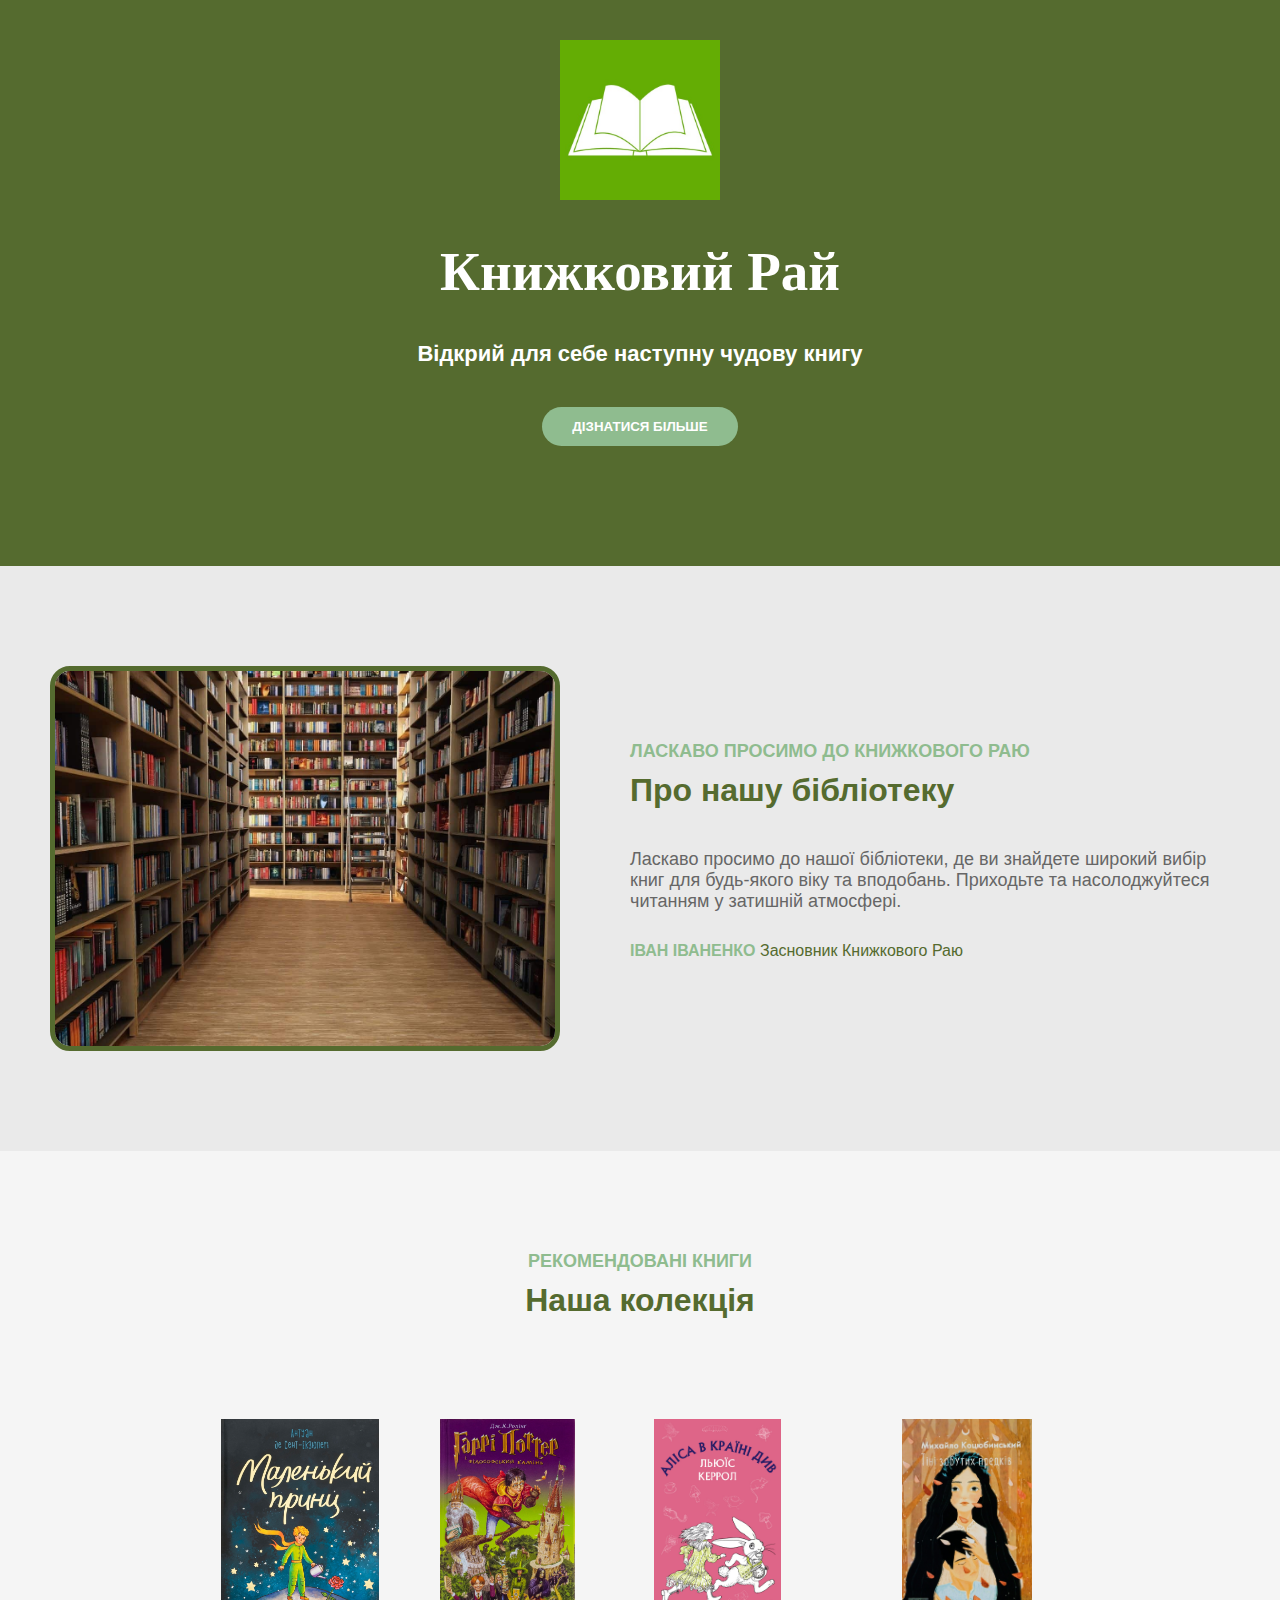
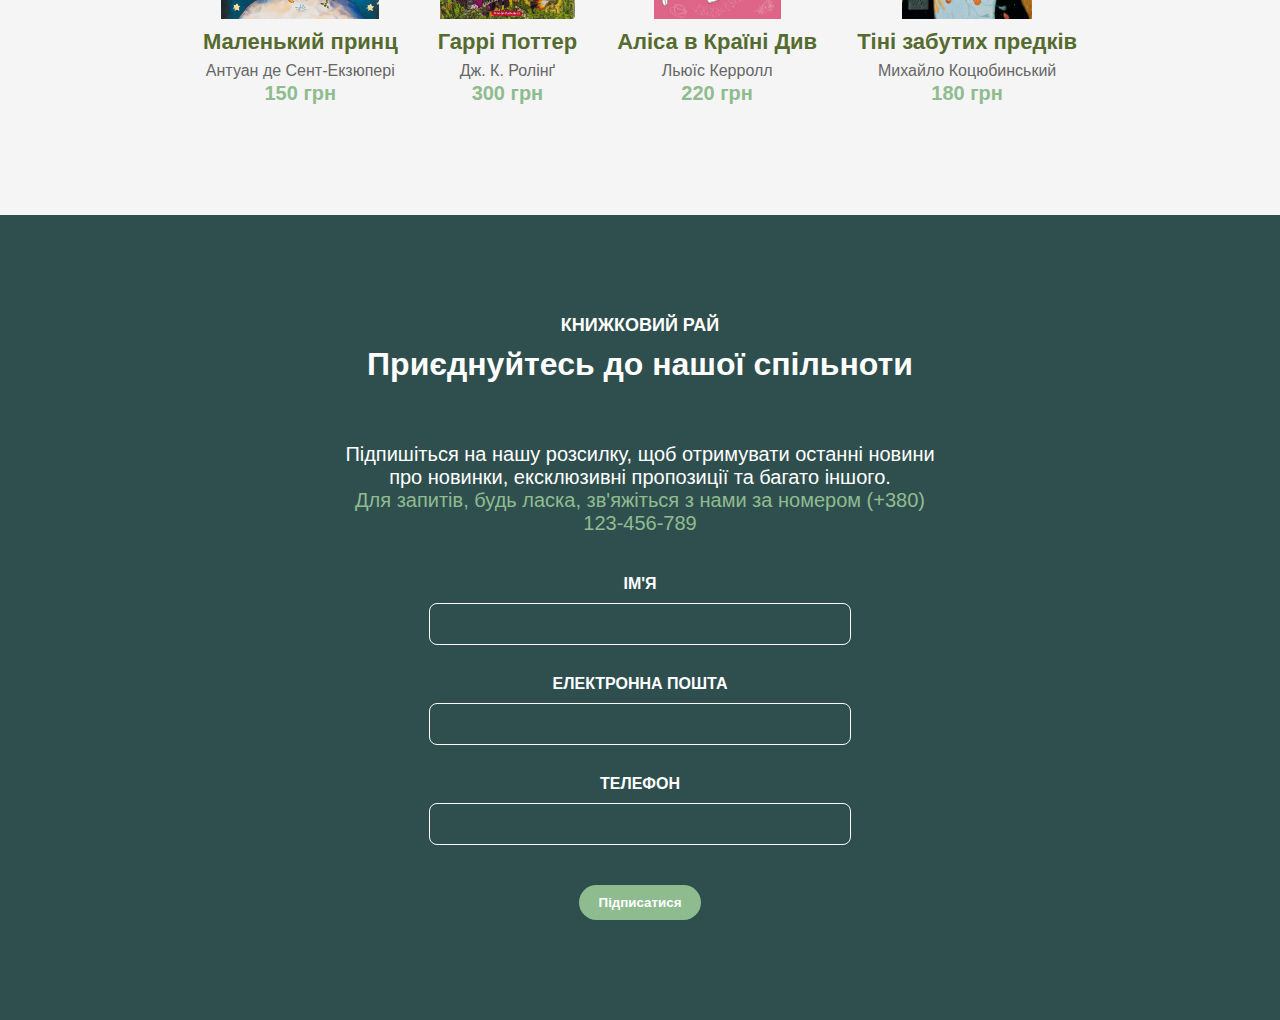
<file: index.html>
<!DOCTYPE html>
<html lang="uk">
<head>
    <meta charset="UTF-8">
    <meta name="viewport" content="width=device-width, initial-scale=1.0">
    <title>Книжковий Рай</title>

    <link href="style.css" rel="stylesheet">
    <link rel="stylesheet" href="style.css">
</head>

<body>

<main class="section-main">
    <img class="section-main-logo" src="logo.png" alt="логотип">
    <h1 class="section-main-title">Книжковий Рай</h1>
    <h2 class="section-main-subtitle">Відкрий для себе наступну чудову книгу</h2>
    <button class="section-main-button" type="button">Дізнатися більше</button>
</main>

<section class="second-section">
    <img src="library.jpeg" alt="зображення бібліотеки" class="second-section-img">

    <div class="second-section-info">
        <h3 class="section-subtitle">Ласкаво просимо до Книжкового Раю</h3>
        <h3 class="section-title">Про нашу бібліотеку</h3>

        <p class="second-section-text">
            Ласкаво просимо до нашої бібліотеки, де ви знайдете широкий вибір книг
            для будь-якого віку та вподобань. Приходьте та насолоджуйтеся читанням
            у затишній атмосфері.
        </p>

        <p class="second-section-name">
            <span class="second-section-name2">ІВАН ІВАНЕНКО</span> засновник Книжкового Раю
        </p>
    </div>
</section>

<section class="third-section">
    <h3 class="section-subtitle">Рекомендовані книги</h3>
    <h3 class="section-title">Наша колекція</h3>

    <div class="third-section-books">

        <div class="third-section-book">
            <img src="book1.png" alt="книга 1" class="book-img">
            <h4 class="book-title">Маленький принц</h4>
            <p class="book-author">Антуан де Сент-Екзюпері</p>
            <p class="book-price">150 грн</p>
        </div>

        <div class="third-section-book">
            <img src="book2.png" alt="книга 2" class="book-img">
            <h4 class="book-title">Гаррі Поттер</h4>
            <p class="book-author">Дж. К. Ролінґ</p>
            <p class="book-price">300 грн</p>
        </div>

        <div class="third-section-book">
            <img src="book3.png" alt="книга 3" class="book-img">
            <h4 class="book-title">Аліса в Країні Див</h4>
            <p class="book-author">Льюїс Керролл</p>
            <p class="book-price">220 грн</p>
        </div>

        <div class="third-section-book">
            <img src="book4.png" alt="книга 4" class="book-img">
            <h4 class="book-title">Тіні забутих предків</h4>
            <p class="book-author">Михайло Коцюбинський</p>
            <p class="book-price">180 грн</p>
        </div>

    </div>
</section>

<footer class="footer">
    <h3 class="section-subtitle footer-title">КНИЖКОВИЙ РАЙ</h3>
    <h3 class="section-title footer-title">Приєднуйтесь до нашої спільноти</h3>

    <p class="footer-text">
        <span class="footer-text-main">
            Підпишіться на нашу розсилку, щоб отримувати останні новини про новинки,
            ексклюзивні пропозиції та багато іншого.
        </span><br>
        Для запитів, будь ласка, зв'яжіться з нами за номером (+380) 123-456-789
    </p>

    <form action="" class="footer-form">
        <p class="form-title">Ім'я</p>
        <input type="text" id="name" class="form-input">

        <p class="form-title">Електронна пошта</p>
        <input type="email" id="email" class="form-input">

        <p class="form-title">Телефон</p>
        <input type="tel" id="phone" class="form-input">

        <button class="footer-button">Підписатися</button>
    </form>
</footer>

</body>
</html>
</file>
<file: style.css>
body {
    margin: 0;
    font-family: 'Roboto', sans-serif;
    color: #333;
    background-color: #eaeaea;
    font-size: 16px;
}

/* === MAIN === */

.section-main {
    background-color: #556b2f;
    padding-top: 40px;
    padding-bottom: 120px;
    display: flex;
    flex-direction: column;
    align-items: center;
}

.section-main-logo {
    width: 160px;
}

.section-main-title {
    margin-top: 40px;
    margin-bottom: 20px;
    color: #fff;
    font-family: 'Lora', serif;
    font-size: 55px;
    font-weight: 700;
}

.section-main-subtitle {
    margin-bottom: 40px;
    color: #fff;
    font-size: 22px;
}

.section-main-button {
    background-color: #8fbc8f;
    border: none;
    border-radius: 25px;
    color: #fff;
    font-weight: 700;
    text-transform: uppercase;
    padding: 12px 30px;
    cursor: pointer;
}

/* === SECOND SECTION === */

.second-section {
    display: flex;
    justify-content: space-between;
    align-items: center;
    padding: 100px 50px;
}

.second-section-img {
    width: 500px;
    border: 5px solid #556b2f;
    border-radius: 20px;
}

.second-section-info {
    margin-left: 30px;
    max-width: 600px;
}

.section-subtitle {
    margin-top: 0;
    margin-bottom: 10px;
    color: #8fbc8f;
    font-size: 18px;
    font-weight: 700;
    text-transform: uppercase;
}

.section-title {
    margin-top: 0;
    margin-bottom: 40px;
    color: #556b2f;
    font-size: 32px;
    font-weight: 700;
}

.second-section-text {
    margin: 30px 0;
    color: #666;
    font-size: 18px;
}

.second-section-name {
    color: #556b2f;
    text-transform: capitalize;
}

.second-section-name2 {
    color: #8fbc8f;
    font-weight: 700;
    text-transform: uppercase;
}

/* === THIRD SECTION === */

.third-section {
    background-color: #f5f5f5;
    padding: 100px 0;
    display: flex;
    flex-direction: column;
    align-items: center;
}

.third-section-books {
    display: flex;
    justify-content: center;
    flex-wrap: wrap;
    margin-top: 50px;
}

.third-section-book {
    display: flex;
    flex-direction: column;
    align-items: center;
    margin: 10px 20px;
}

.book-img {
    height: 200px;
}

.book-title {
    margin: 10px 0 5px;
    color: #556b2f;
    font-size: 22px;
    font-weight: 700;
}

.book-author {
    margin: 2px 0;
    color: #666;
}

.book-price {
    margin: 0;
    color: #8fbc8f;
    font-size: 20px;
    font-weight: 700;
}

/* === FOOTER === */

.footer {
    background-color: #2f4f4f;
    padding: 100px 0;
    display: flex;
    flex-direction: column;
    align-items: center;
}

.footer-title {
    color: #fff;
}

.footer-text {
    width: 600px;
    text-align: center;
    margin-bottom: 20px;
    color: #8fbc8f;
    font-size: 20px;
}

.footer-text-main {
    color: #fff;
}

.footer-form {
    display: flex;
    flex-direction: column;
    align-items: center;
}

.form-title {
    margin-top: 20px;
    margin-bottom: 10px;
    text-align: center;
    color: #fff;
    font-weight: 700;
    text-transform: uppercase;
}

.form-input {
    width: 400px;
    height: 40px;
    margin-bottom: 10px;
    padding: 0 10px;
    background-color: #2f4f4f;
    color: #fff;
    border: 1px solid #fff;
    border-radius: 8px;
}

.footer-button {
    margin-top: 30px;
    padding: 10px 20px;
    background-color: #8fbc8f;
    color: #fff;
    font-weight: 700;
    border: none;
    border-radius: 25px;
    cursor: pointer;
}
</file>
